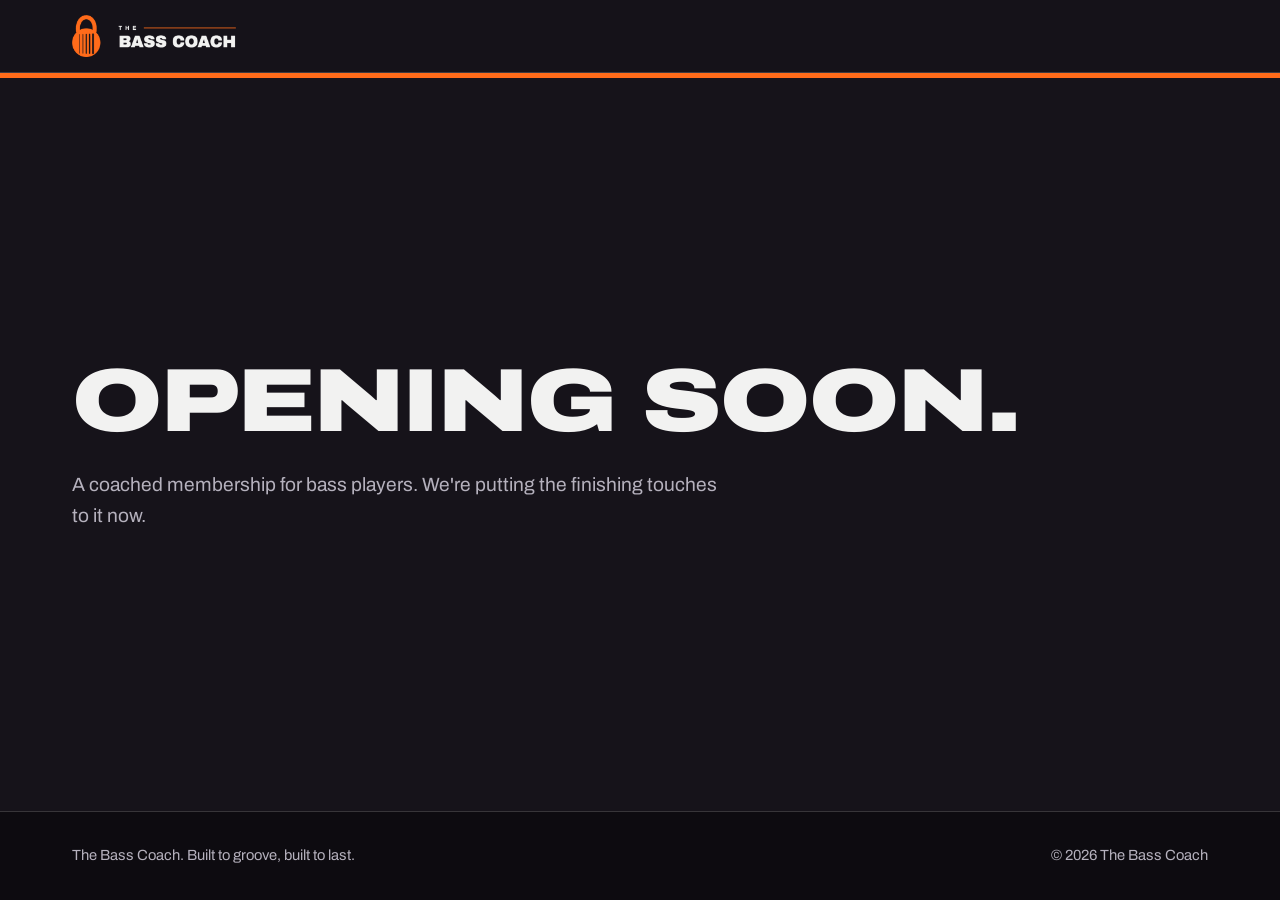
<file: index.html>
<!doctype html>
<html lang="en">
<head>
  <meta charset="utf-8">
  <meta name="viewport" content="width=device-width, initial-scale=1">
  <meta http-equiv="Content-Security-Policy" content="default-src 'none'; style-src 'self'; img-src 'self'; font-src 'self'; base-uri 'none'; form-action 'none'">
  <meta name="referrer" content="strict-origin-when-cross-origin">
  <meta name="robots" content="noindex">
  <title>The Bass Coach: opening soon</title>
  <meta name="description" content="The Bass Coach, a coached membership for bass players. Opening soon.">
  <meta name="theme-color" content="#16131A">
  <link rel="icon" href="favicon.png" type="image/png">
  <link rel="apple-touch-icon" href="apple-touch-icon.png">
  <link rel="preload" href="archivo.woff2" as="font" type="font/woff2" crossorigin>
  <link rel="stylesheet" href="styles.css?v=3">
</head>
<body class="soon">
  <header class="top">
    <div class="wrap top__row">
      <a class="mark" href="/">
        <img src="logo.png" alt="The Bass Coach" width="560" height="142">
      </a>
    </div>
  </header>
  <main class="soon__main">
    <div class="wrap">
      <h1 class="join__title">Opening soon.</h1>
      <p class="join__lead">A coached membership for bass players. We're putting the finishing touches to it now.</p>
    </div>
  </main>
  <footer class="foot">
    <div class="wrap foot__row">
      <p class="foot__line">The Bass Coach. Built to groove, built to last.</p>
      <p class="foot__links"><span>&copy; 2026 The Bass Coach</span></p>
    </div>
  </footer>
</body>
</html>
</file>
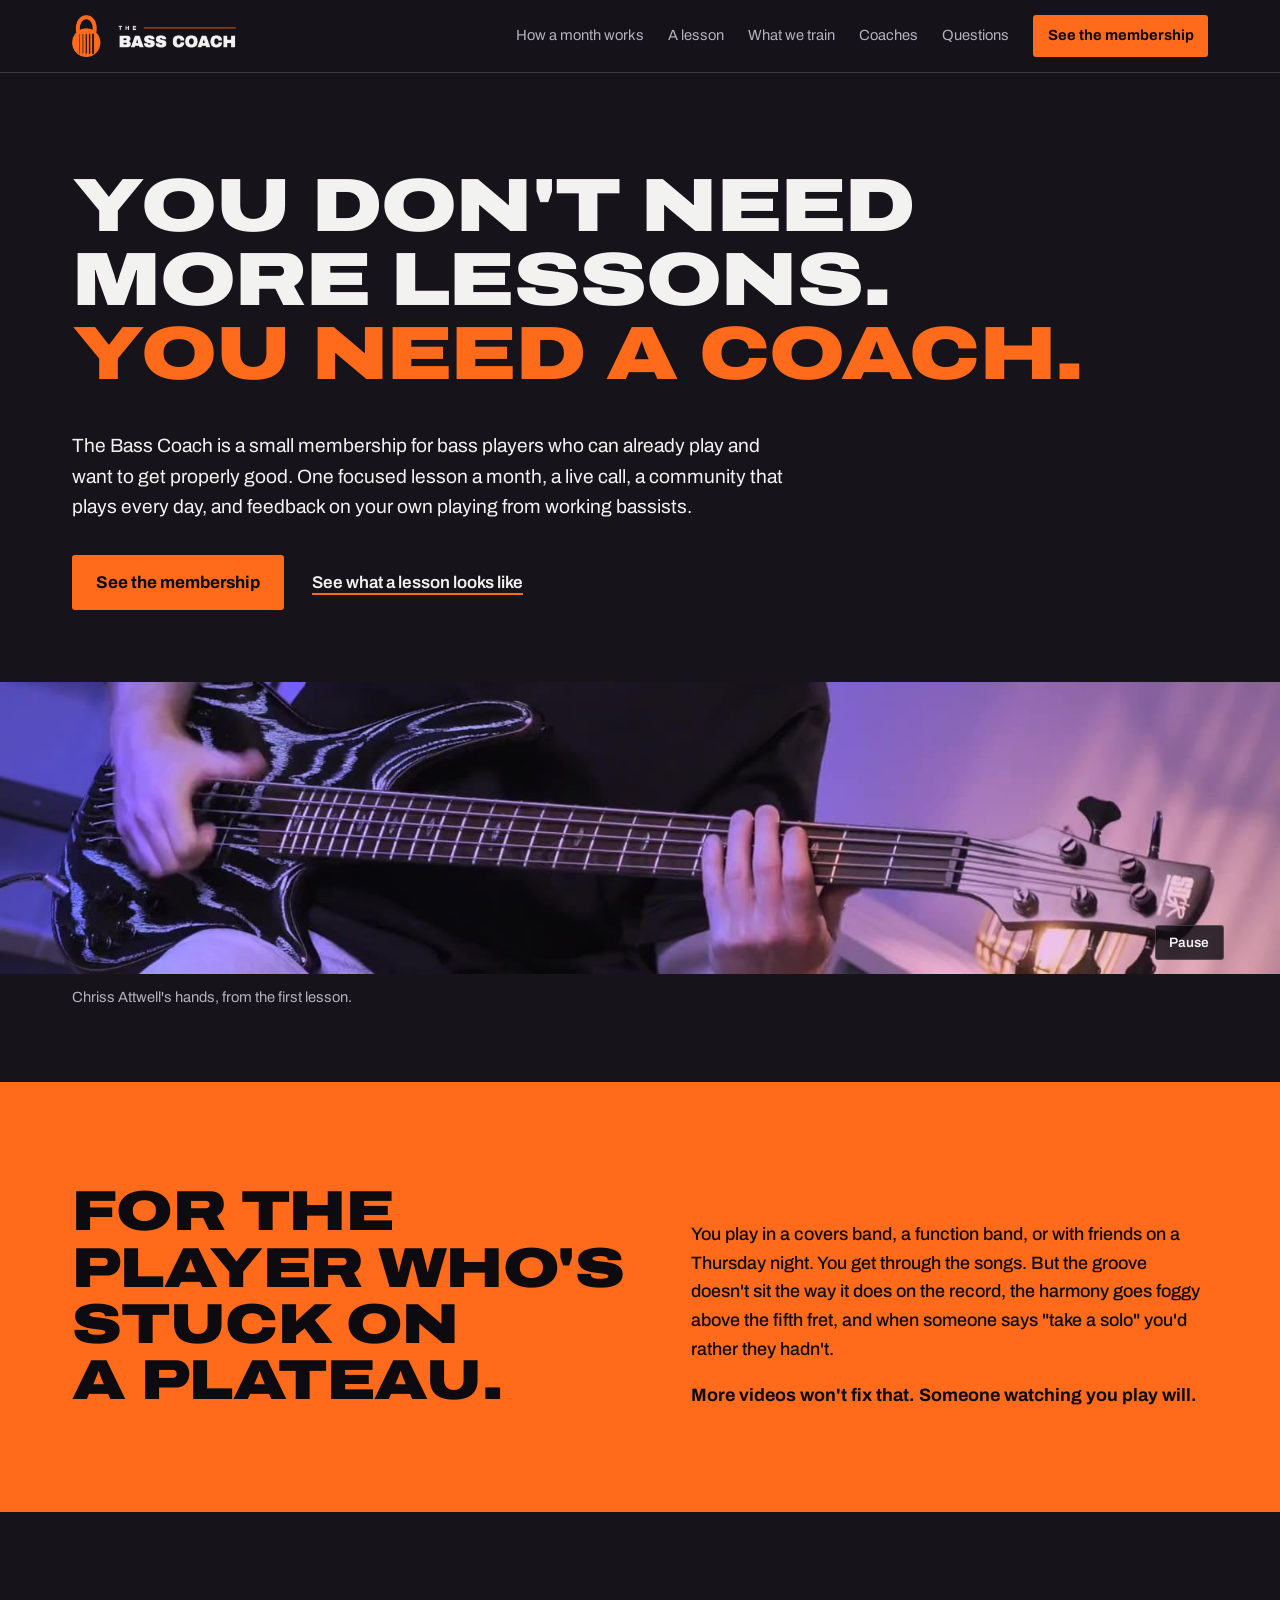
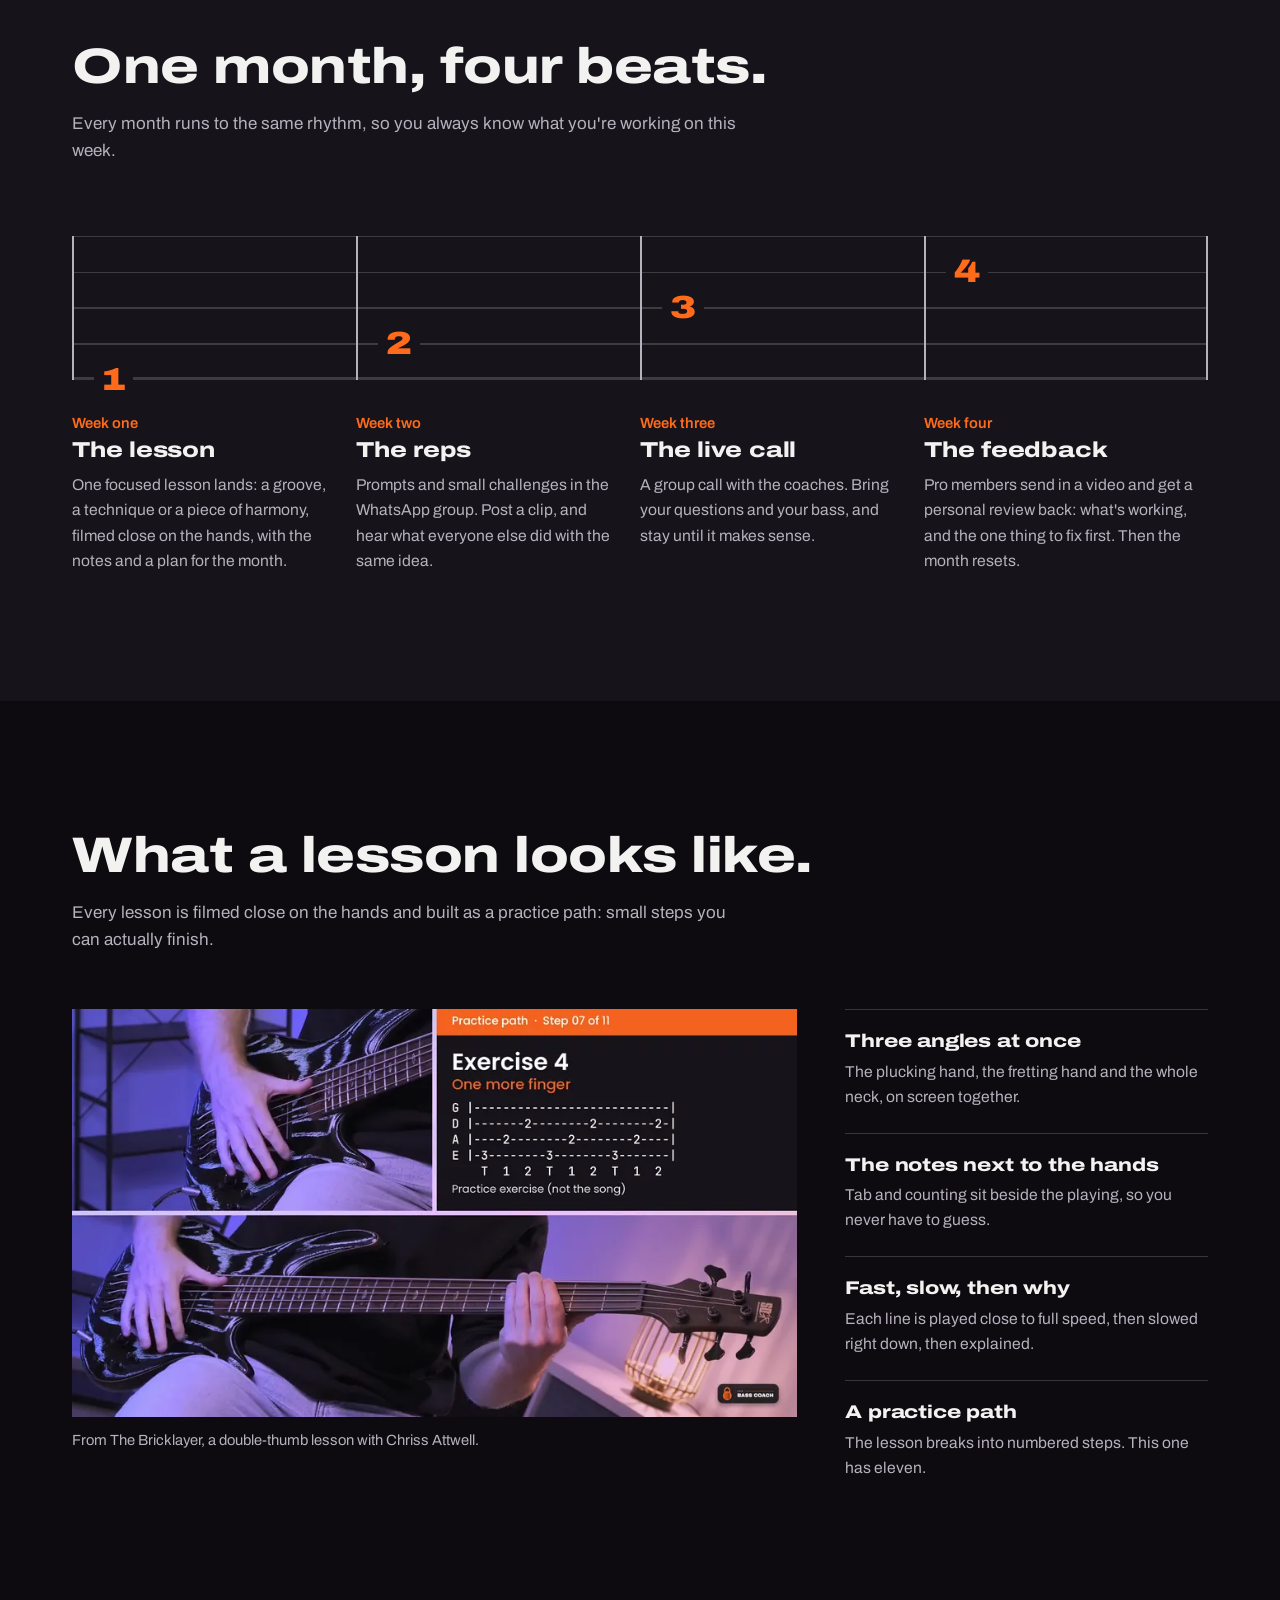
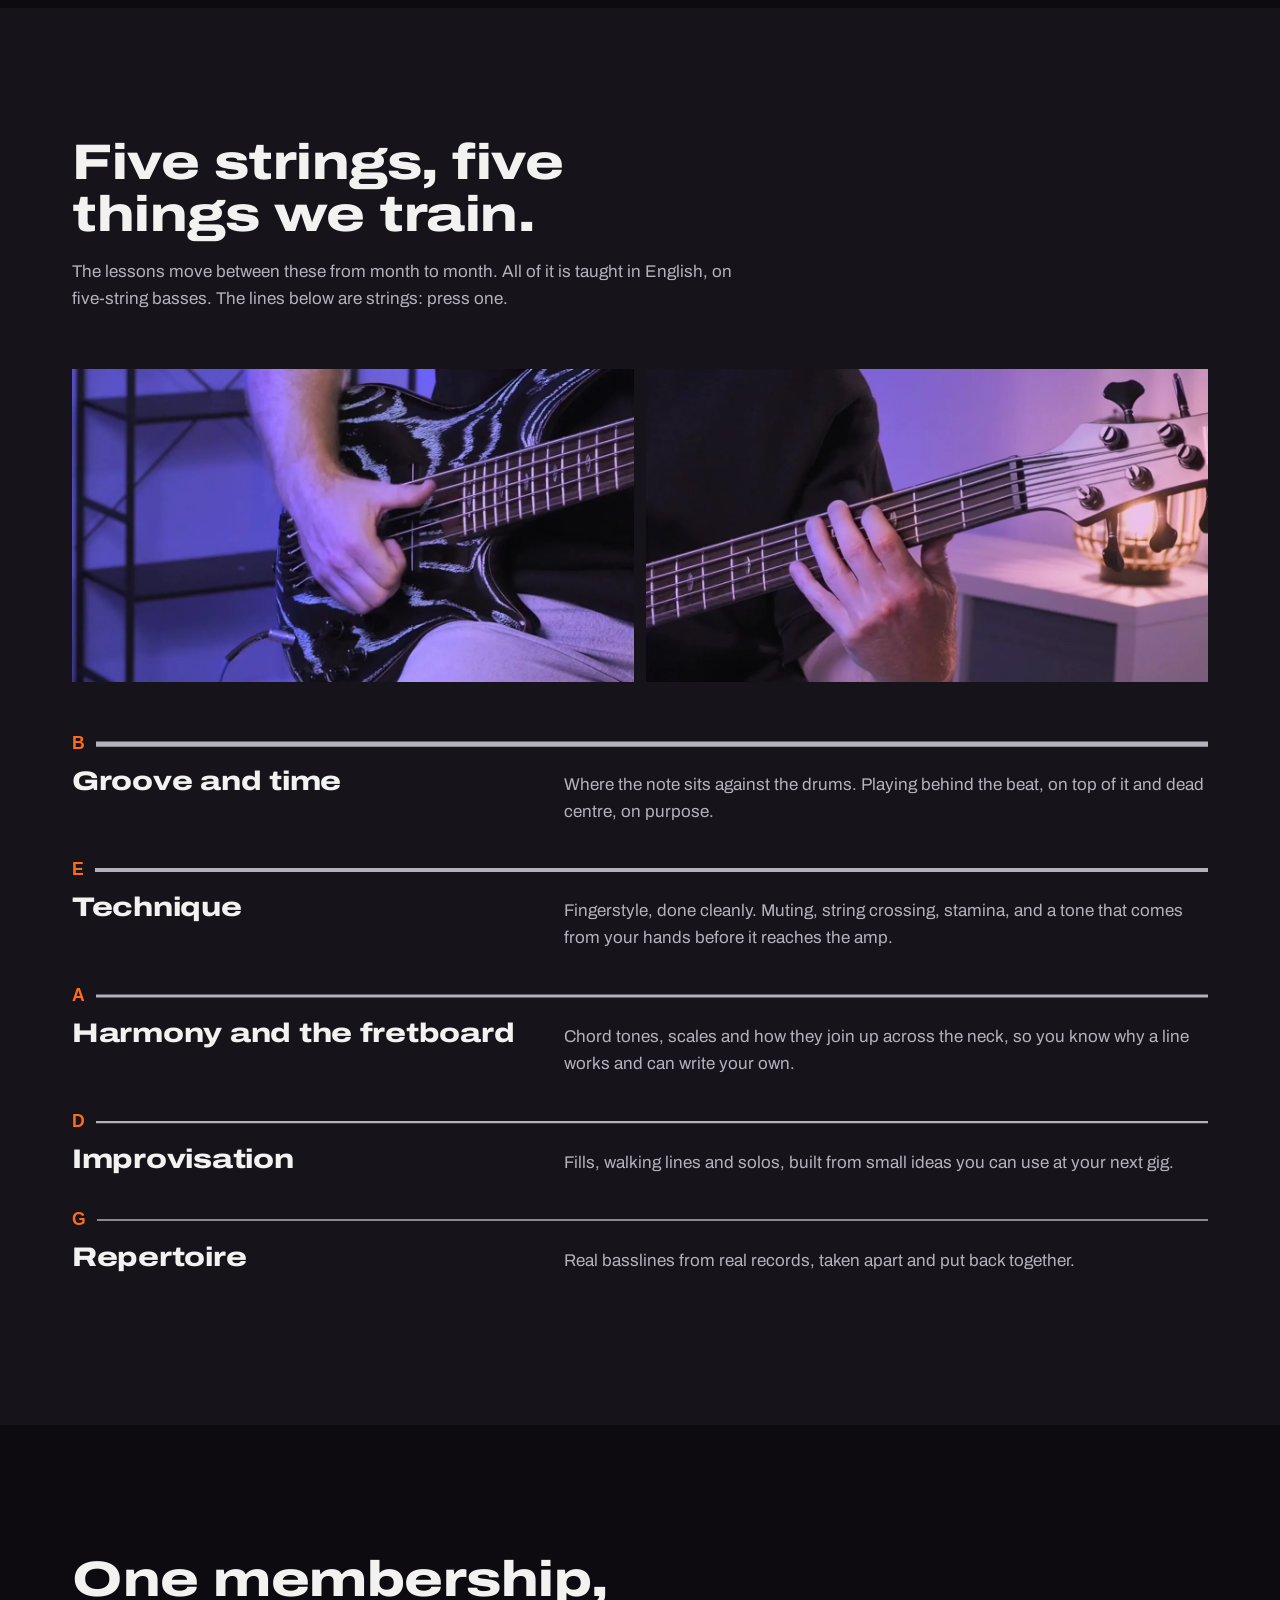
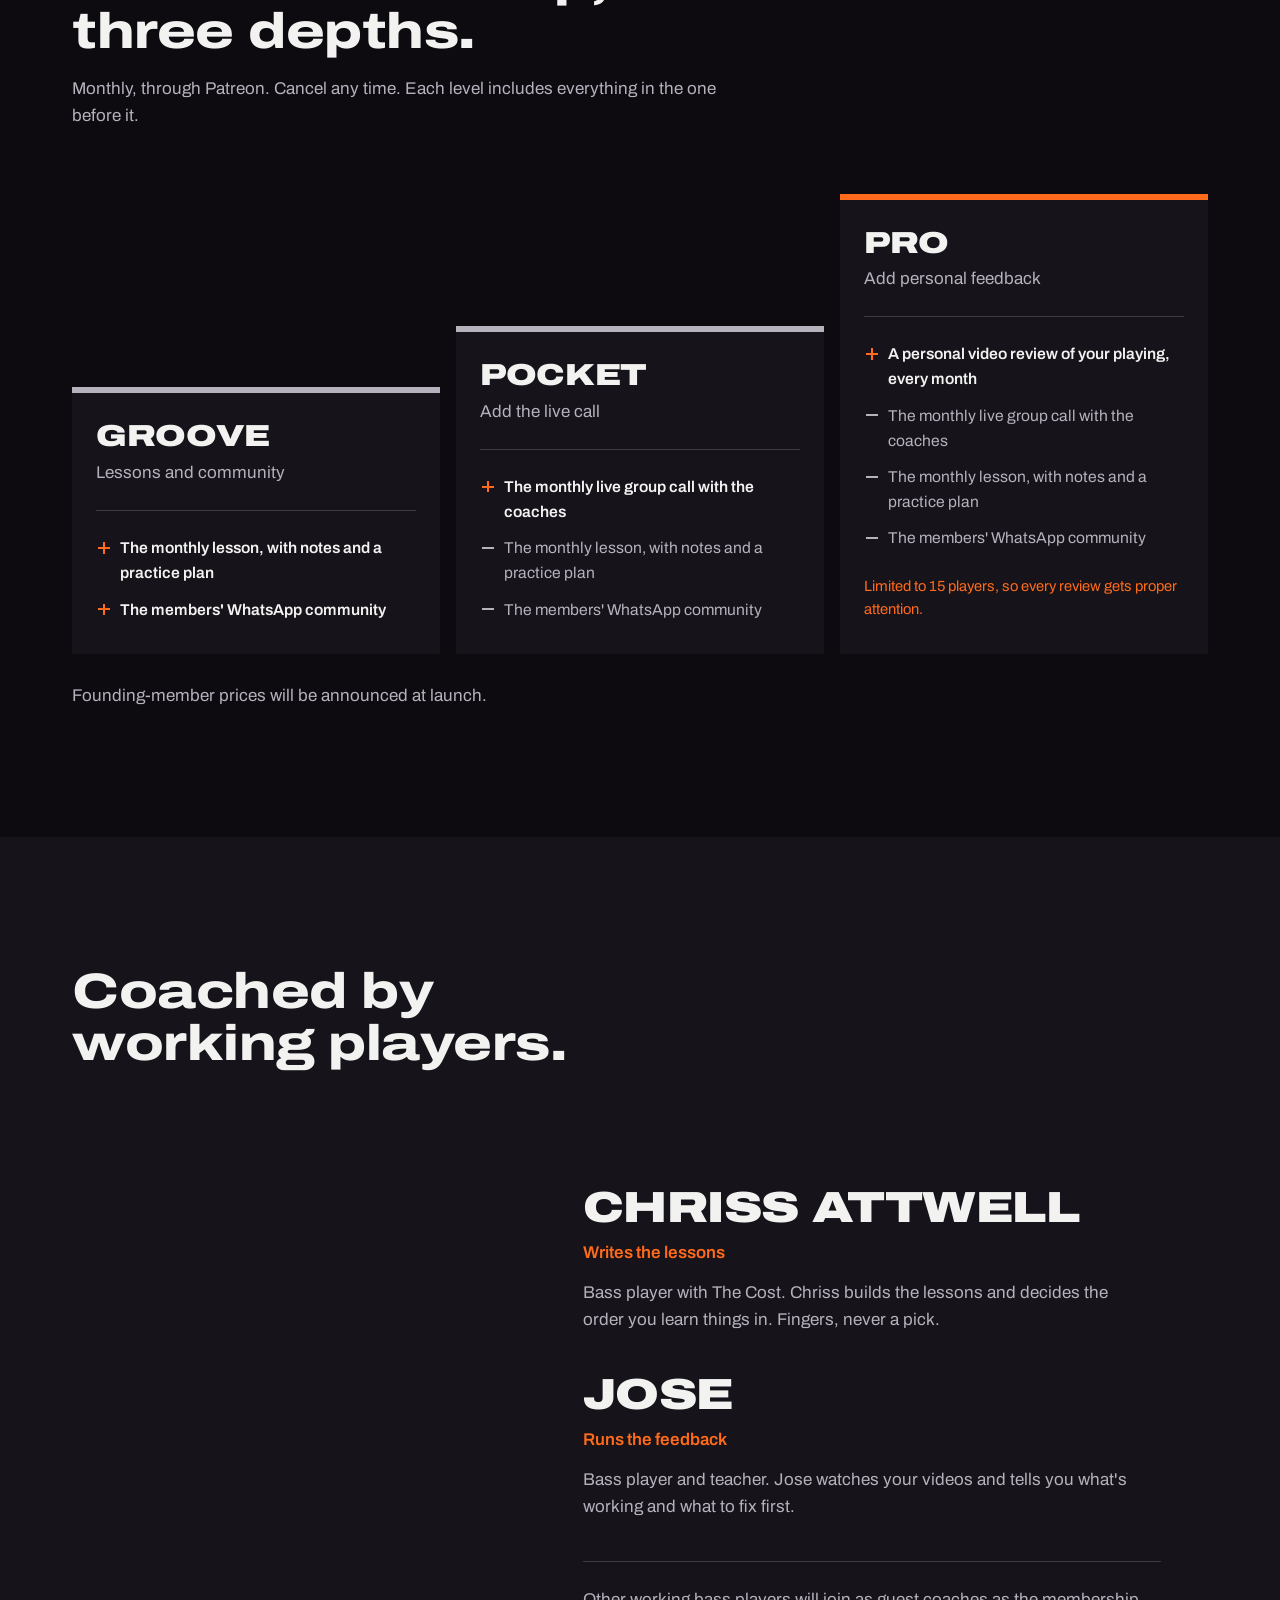
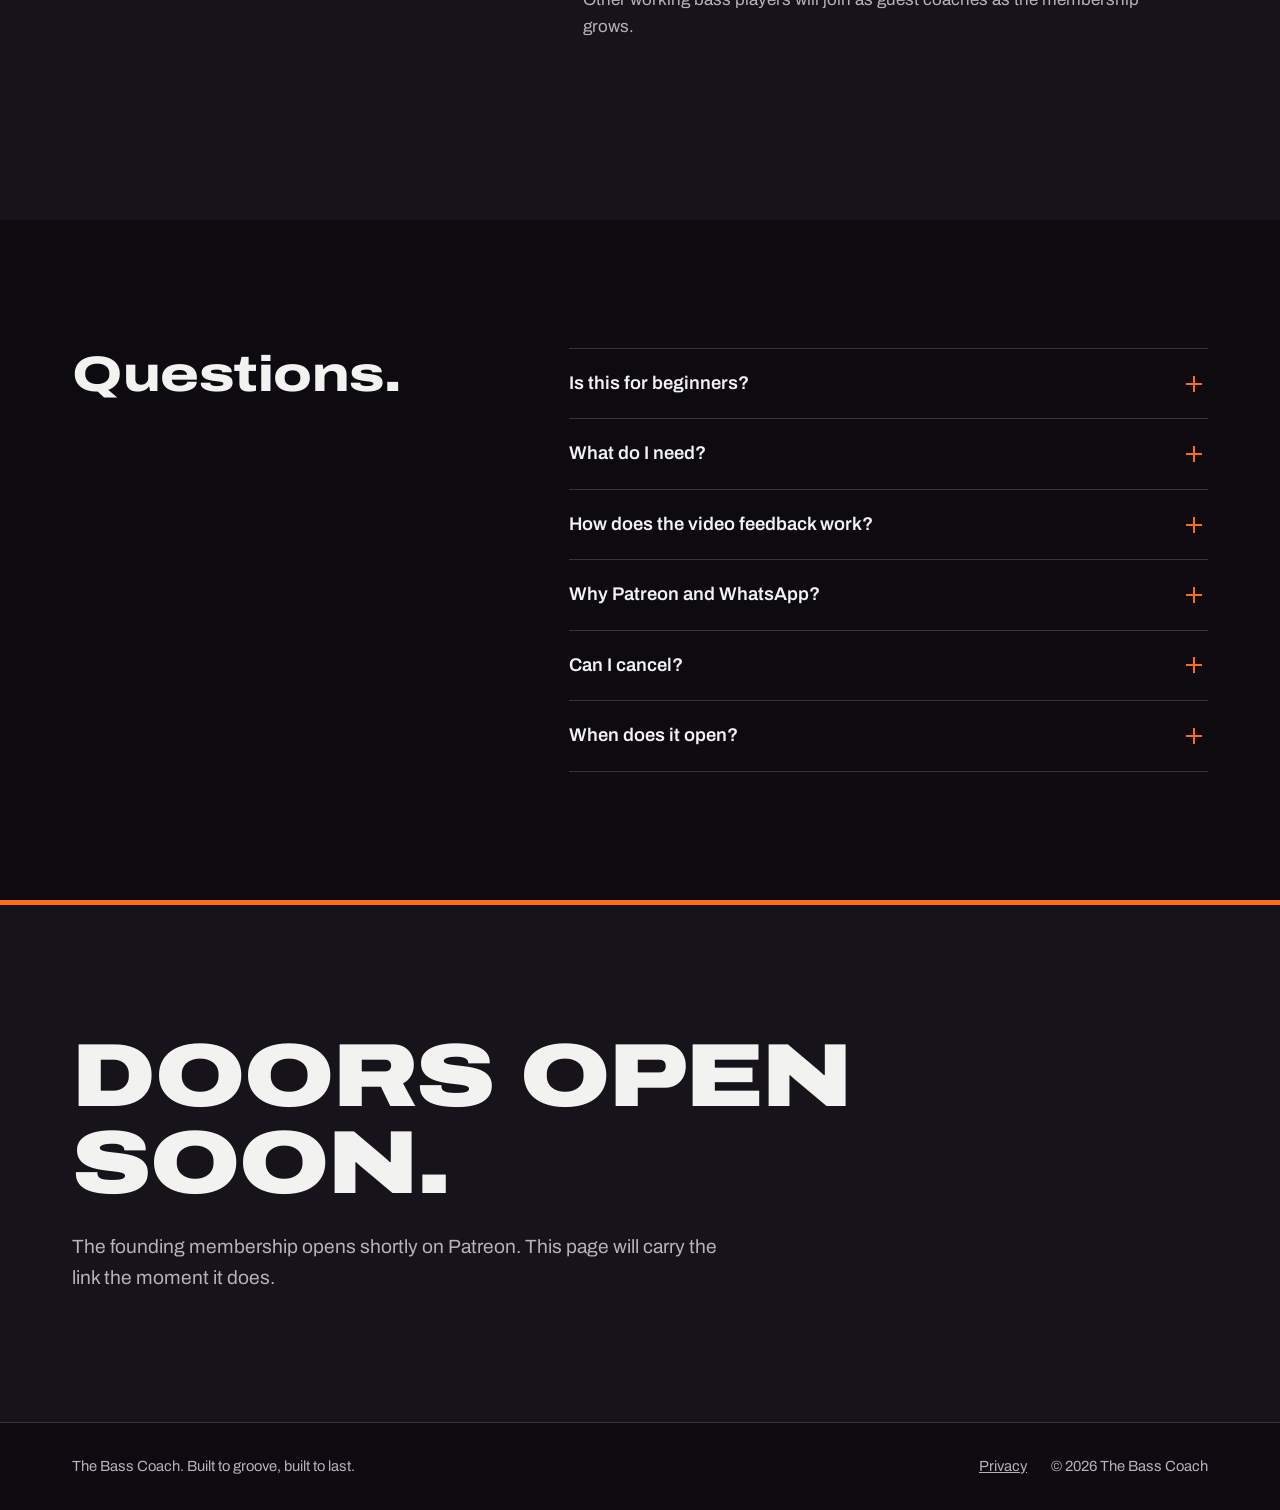
<file: preview-fhl5fj3v69ge.html>
<!doctype html>
<html lang="en">
<head>
  <meta charset="utf-8">
  <meta name="viewport" content="width=device-width, initial-scale=1">
  <meta http-equiv="Content-Security-Policy" content="default-src 'none'; script-src 'self'; style-src 'self'; img-src 'self'; media-src 'self'; font-src 'self'; base-uri 'none'; form-action 'none'">
  <meta name="referrer" content="no-referrer">
  <meta name="robots" content="noindex, nofollow">

  <title>The Bass Coach: a coached membership for bass players</title>
  <meta name="description" content="A small membership for bass players who can already play and want to get properly good. One focused lesson a month, a live call, a community that plays every day, and feedback on your own playing.">

  <meta property="og:type" content="website">
  <meta property="og:site_name" content="The Bass Coach">
  <meta property="og:title" content="You don't need more lessons. You need a coach.">
  <meta property="og:description" content="A small membership for bass players who can already play and want to get properly good.">
  <meta property="og:image" content="https://thebasscoachonline.com/og-image.jpg">
  <meta property="og:image:width" content="1200">
  <meta property="og:image:height" content="630">
  <meta name="twitter:card" content="summary_large_image">
  <meta name="theme-color" content="#16131A">

  <link rel="icon" href="favicon.png" type="image/png">
  <link rel="apple-touch-icon" href="apple-touch-icon.png">
  <link rel="preload" href="archivo.woff2" as="font" type="font/woff2" crossorigin>
  <link rel="stylesheet" href="styles.css?v=3">
  <script src="main.js?v=2" defer></script>
</head>
<body>
  <a class="skip" href="#main">Skip to content</a>

  <header class="top">
    <div class="wrap top__row">
      <a class="mark" href="#main">
        <img src="logo.png" alt="The Bass Coach" width="560" height="142">
      </a>
      <nav class="top__nav" aria-label="Main">
        <a href="#month">How a month works</a>
        <a href="#lesson">A lesson</a>
        <a href="#train">What we train</a>
        <a href="#coaches">Coaches</a>
        <a href="#questions">Questions</a>
      </nav>
      <a class="btn btn--small" href="#membership">See the membership</a>
    </div>
  </header>

  <main id="main">

    <section class="hero">
      <div class="wrap">
        <h1 class="hero__title">
          <span>You don't need more lessons.</span>
          <span>You need a coach.</span>
        </h1>
        <p class="hero__lead">The Bass Coach is a small membership for bass players who can already play and want to get properly good. One focused lesson a month, a live call, a community that plays every day, and feedback on your own playing from working bassists.</p>
        <p class="hero__actions">
          <a class="btn" href="#membership">See the membership</a>
          <a class="link" href="#lesson">See what a lesson looks like</a>
        </p>
      </div>

      <div class="reel">
        <video class="reel__video" muted loop playsinline preload="metadata" poster="hero-poster.jpg" width="1600" height="366" aria-label="Two hands playing a five-string bass, filmed close up">
          <source src="hero-loop.mp4" type="video/mp4">
        </video>
        <button class="reel__toggle" type="button" hidden>Pause</button>
      </div>
      <div class="wrap">
        <p class="reel__caption">Chriss Attwell's hands, from the first lesson.</p>
      </div>
    </section>

    <section class="plateau" aria-labelledby="plateau-title">
      <div class="wrap plateau__grid">
        <h2 id="plateau-title" class="plateau__title">For the player who's stuck on a plateau.</h2>
        <div class="plateau__body">
          <p>You play in a covers band, a function band, or with friends on a Thursday night. You get through the songs. But the groove doesn't sit the way it does on the record, the harmony goes foggy above the fifth fret, and when someone says "take a solo" you'd rather they hadn't.</p>
          <p>More videos won't fix that. Someone watching you play will.</p>
        </div>
      </div>
    </section>

    <section class="section" id="month" aria-labelledby="month-title">
      <div class="wrap">
        <h2 id="month-title" class="section__title">One month, four beats.</h2>
        <p class="section__lead">Every month runs to the same rhythm, so you always know what you're working on this week.</p>

        <ol class="bar">
          <li class="beat beat--1">
            <div class="beat__staff" aria-hidden="true"><span class="beat__note">1</span></div>
            <p class="beat__when">Week one</p>
            <h3 class="beat__what">The lesson</h3>
            <p>One focused lesson lands: a groove, a technique or a piece of harmony, filmed close on the hands, with the notes and a plan for the month.</p>
          </li>
          <li class="beat beat--2">
            <div class="beat__staff" aria-hidden="true"><span class="beat__note">2</span></div>
            <p class="beat__when">Week two</p>
            <h3 class="beat__what">The reps</h3>
            <p>Prompts and small challenges in the WhatsApp group. Post a clip, and hear what everyone else did with the same idea.</p>
          </li>
          <li class="beat beat--3">
            <div class="beat__staff" aria-hidden="true"><span class="beat__note">3</span></div>
            <p class="beat__when">Week three</p>
            <h3 class="beat__what">The live call</h3>
            <p>A group call with the coaches. Bring your questions and your bass, and stay until it makes sense.</p>
          </li>
          <li class="beat beat--4">
            <div class="beat__staff" aria-hidden="true"><span class="beat__note">4</span></div>
            <p class="beat__when">Week four</p>
            <h3 class="beat__what">The feedback</h3>
            <p>Pro members send in a video and get a personal review back: what's working, and the one thing to fix first. Then the month resets.</p>
          </li>
        </ol>
      </div>
    </section>

    <section class="section section--deep" id="lesson" aria-labelledby="lesson-title">
      <div class="wrap">
        <h2 id="lesson-title" class="section__title">What a lesson looks like.</h2>
        <p class="section__lead">Every lesson is filmed close on the hands and built as a practice path: small steps you can actually finish.</p>

        <div class="lesson">
          <figure class="lesson__shot">
            <img src="lesson.webp" srcset="lesson-880.webp 880w, lesson.webp 1600w" sizes="(min-width: 62rem) 60vw, 92vw" width="1600" height="900" loading="lazy" alt="A frame from a Bass Coach lesson. The plucking hand and the whole neck of a five-string bass are on screen, next to a card reading: Practice path, step 7 of 11. Exercise 4, one more finger, with four lines of tab.">
            <figcaption>From The Bricklayer, a double-thumb lesson with Chriss Attwell.</figcaption>
          </figure>
          <ul class="lesson__points">
            <li>
              <h3>Three angles at once</h3>
              <p>The plucking hand, the fretting hand and the whole neck, on screen together.</p>
            </li>
            <li>
              <h3>The notes next to the hands</h3>
              <p>Tab and counting sit beside the playing, so you never have to guess.</p>
            </li>
            <li>
              <h3>Fast, slow, then why</h3>
              <p>Each line is played close to full speed, then slowed right down, then explained.</p>
            </li>
            <li>
              <h3>A practice path</h3>
              <p>The lesson breaks into numbered steps. This one has eleven.</p>
            </li>
          </ul>
        </div>
      </div>
    </section>

    <section class="section" id="train" aria-labelledby="train-title">
      <div class="wrap">
        <h2 id="train-title" class="section__title">Five strings, five things we train.</h2>
        <p class="section__lead">The lessons move between these from month to month. All of it is taught in English, on five-string basses. The lines below are strings: press one.</p>

        <div class="hands">
          <img src="pluck.webp" width="1200" height="670" loading="lazy" alt="Close-up of the plucking hand, thumb on the low strings of a five-string bass.">
          <img src="fret.webp" width="1200" height="670" loading="lazy" alt="Close-up of the fretting hand near the headstock of a five-string bass.">
        </div>

        <ul class="train">
          <li class="train__row">
            <button class="string string--b" type="button" data-freq="30.87" data-speed="38" aria-label="Play the open B string">
              <span class="string__name" aria-hidden="true">B</span>
              <svg viewBox="0 0 1000 40" preserveAspectRatio="none" aria-hidden="true" focusable="false"><path d="M0 20 L1000 20"/></svg>
            </button>
            <div class="train__text">
              <h3>Groove and time</h3>
              <p>Where the note sits against the drums. Playing behind the beat, on top of it and dead centre, on purpose.</p>
            </div>
          </li>
          <li class="train__row">
            <button class="string string--e" type="button" data-freq="41.20" data-speed="46" aria-label="Play the open E string">
              <span class="string__name" aria-hidden="true">E</span>
              <svg viewBox="0 0 1000 40" preserveAspectRatio="none" aria-hidden="true" focusable="false"><path d="M0 20 L1000 20"/></svg>
            </button>
            <div class="train__text">
              <h3>Technique</h3>
              <p>Fingerstyle, done cleanly. Muting, string crossing, stamina, and a tone that comes from your hands before it reaches the amp.</p>
            </div>
          </li>
          <li class="train__row">
            <button class="string string--a" type="button" data-freq="55.00" data-speed="54" aria-label="Play the open A string">
              <span class="string__name" aria-hidden="true">A</span>
              <svg viewBox="0 0 1000 40" preserveAspectRatio="none" aria-hidden="true" focusable="false"><path d="M0 20 L1000 20"/></svg>
            </button>
            <div class="train__text">
              <h3>Harmony and the fretboard</h3>
              <p>Chord tones, scales and how they join up across the neck, so you know why a line works and can write your own.</p>
            </div>
          </li>
          <li class="train__row">
            <button class="string string--d" type="button" data-freq="73.42" data-speed="64" aria-label="Play the open D string">
              <span class="string__name" aria-hidden="true">D</span>
              <svg viewBox="0 0 1000 40" preserveAspectRatio="none" aria-hidden="true" focusable="false"><path d="M0 20 L1000 20"/></svg>
            </button>
            <div class="train__text">
              <h3>Improvisation</h3>
              <p>Fills, walking lines and solos, built from small ideas you can use at your next gig.</p>
            </div>
          </li>
          <li class="train__row">
            <button class="string string--g" type="button" data-freq="98.00" data-speed="74" aria-label="Play the open G string">
              <span class="string__name" aria-hidden="true">G</span>
              <svg viewBox="0 0 1000 40" preserveAspectRatio="none" aria-hidden="true" focusable="false"><path d="M0 20 L1000 20"/></svg>
            </button>
            <div class="train__text">
              <h3>Repertoire</h3>
              <p>Real basslines from real records, taken apart and put back together.</p>
            </div>
          </li>
        </ul>
      </div>
    </section>

    <section class="section section--deep" id="membership" aria-labelledby="membership-title">
      <div class="wrap">
        <h2 id="membership-title" class="section__title">One membership, three depths.</h2>
        <p class="section__lead">Monthly, through Patreon. Cancel any time. Each level includes everything in the one before it.</p>

        <ol class="depths">
          <li class="depth">
            <h3 class="depth__name">Groove</h3>
            <p class="depth__sum">Lessons and community</p>
            <ul class="depth__list">
              <li class="is-new">The monthly lesson, with notes and a practice plan</li>
              <li class="is-new">The members' WhatsApp community</li>
            </ul>
          </li>
          <li class="depth">
            <h3 class="depth__name">Pocket</h3>
            <p class="depth__sum">Add the live call</p>
            <ul class="depth__list">
              <li class="is-new">The monthly live group call with the coaches</li>
              <li>The monthly lesson, with notes and a practice plan</li>
              <li>The members' WhatsApp community</li>
            </ul>
          </li>
          <li class="depth depth--pro">
            <h3 class="depth__name">Pro</h3>
            <p class="depth__sum">Add personal feedback</p>
            <ul class="depth__list">
              <li class="is-new">A personal video review of your playing, every month</li>
              <li>The monthly live group call with the coaches</li>
              <li>The monthly lesson, with notes and a practice plan</li>
              <li>The members' WhatsApp community</li>
            </ul>
            <p class="depth__cap">Limited to 15 players, so every review gets proper attention.</p>
          </li>
        </ol>
        <p class="depths__note">Founding-member prices will be announced at launch.</p>
      </div>
    </section>

    <section class="section" id="coaches" aria-labelledby="coaches-title">
      <div class="wrap">
        <h2 id="coaches-title" class="section__title">Coached by working players.</h2>
        <div class="coaches">
          <figure class="coaches__photo">
            <img src="chriss.webp" srcset="chriss-480.webp 480w, chriss.webp 960w" sizes="(min-width: 56rem) 36vw, 92vw" width="960" height="1200" loading="lazy" alt="Chriss Attwell sitting with his five-string bass.">
          </figure>
          <div class="coaches__bios">
            <article class="coach">
              <h3 class="coach__name">Chriss Attwell</h3>
              <p class="coach__role">Writes the lessons</p>
              <p>Bass player with The Cost. Chriss builds the lessons and decides the order you learn things in. Fingers, never a pick.</p>
            </article>
            <article class="coach">
              <h3 class="coach__name">Jose</h3>
              <p class="coach__role">Runs the feedback</p>
              <p>Bass player and teacher. Jose watches your videos and tells you what's working and what to fix first.</p>
            </article>
            <p class="coaches__guests">Other working bass players will join as guest coaches as the membership grows.</p>
          </div>
        </div>
      </div>
    </section>

    <section class="section section--deep" id="questions" aria-labelledby="questions-title">
      <div class="wrap questions">
        <h2 id="questions-title" class="section__title">Questions.</h2>
        <div class="faq">
          <details>
            <summary>Is this for beginners?</summary>
            <p>Not yet. It's built for intermediate and advanced players: people who can already get through songs and want to go deeper. If you've just bought your first bass, get a few months of playing in first.</p>
          </details>
          <details>
            <summary>What do I need?</summary>
            <p>A bass, something to play along to, and a phone. You'll use the phone to watch the lessons, join the WhatsApp group and, on Pro, film yourself for feedback.</p>
          </details>
          <details>
            <summary>How does the video feedback work?</summary>
            <p>On Pro, you send in a video of yourself playing each month. A coach watches it and sends back a personal video review. Places are capped at 15 so nobody gets a rushed one.</p>
          </details>
          <details>
            <summary>Why Patreon and WhatsApp?</summary>
            <p>Because you probably use them already. Patreon handles the membership and the payments, so we never see your card details. WhatsApp is where the community lives.</p>
          </details>
          <details>
            <summary>Can I cancel?</summary>
            <p>Yes. It's monthly, and you can cancel any time from your Patreon account.</p>
          </details>
          <details>
            <summary>When does it open?</summary>
            <p>Soon. The founding membership will open on Patreon, and this page will carry the link when it does.</p>
          </details>
        </div>
      </div>
    </section>

    <section class="join" id="join" aria-labelledby="join-title">
      <div class="wrap">
        <h2 id="join-title" class="join__title">Doors open soon.</h2>
        <p class="join__lead">The founding membership opens shortly on Patreon. This page will carry the link the moment it does.</p>
      </div>
    </section>

  </main>

  <footer class="foot">
    <div class="wrap foot__row">
      <p class="foot__line">The Bass Coach. Built to groove, built to last.</p>
      <p class="foot__links"><a href="privacy.html">Privacy</a><span>&copy; 2026 The Bass Coach</span></p>
    </div>
  </footer>
</body>
</html>
</file>
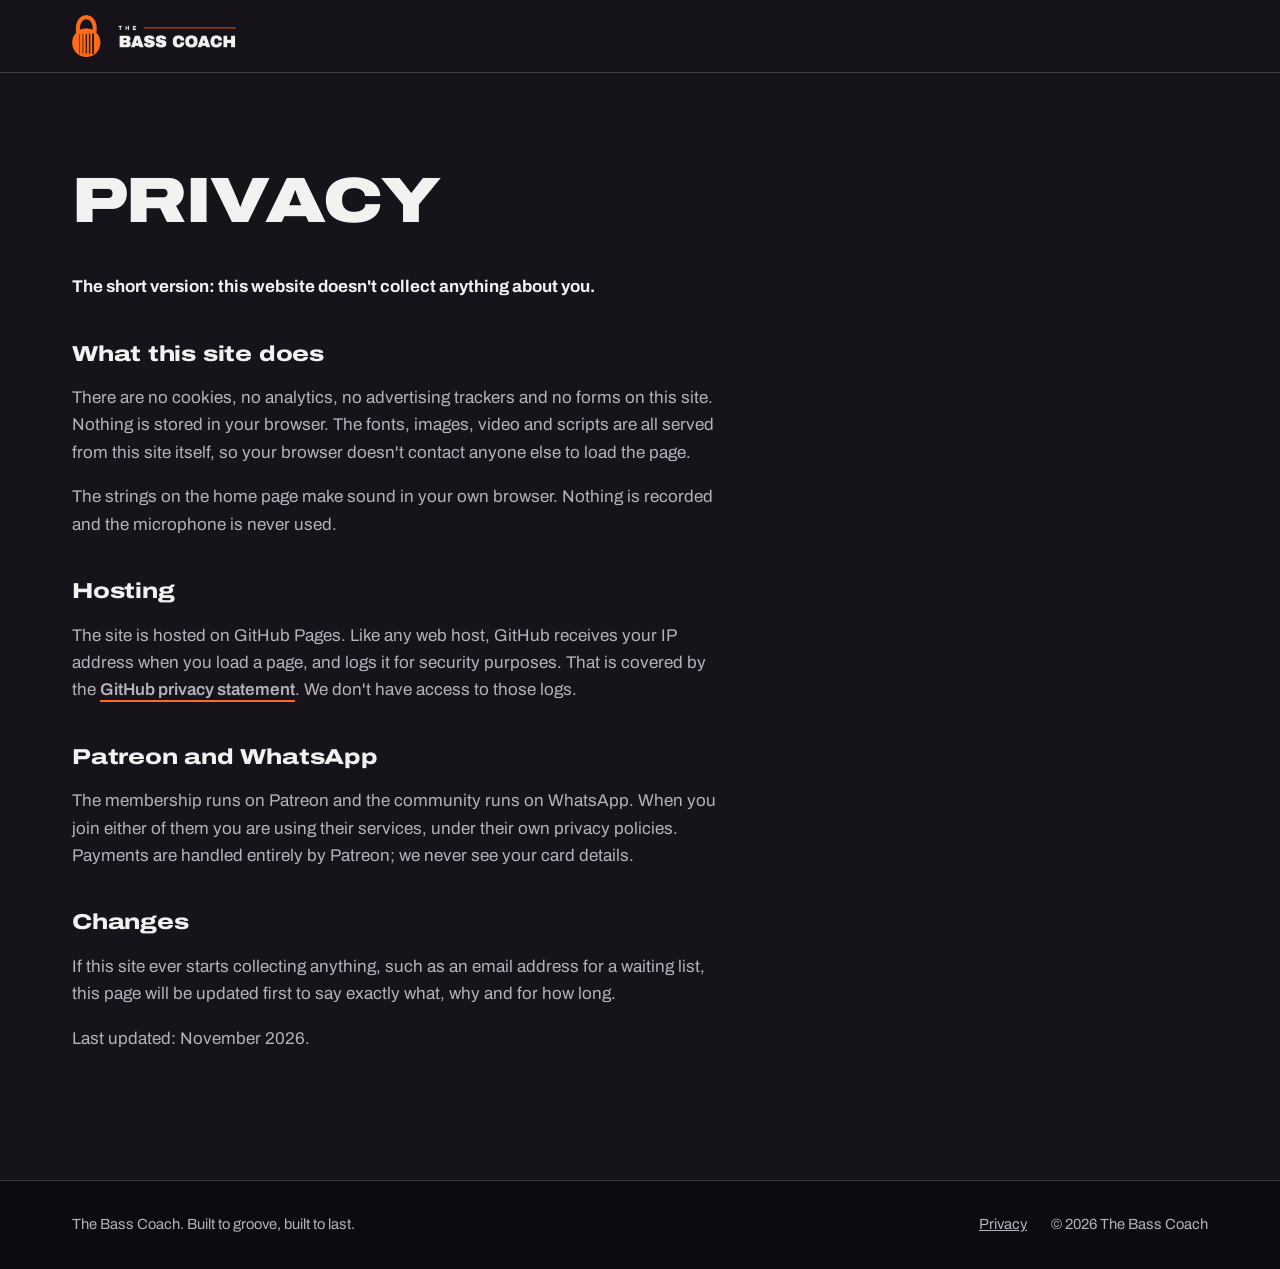
<file: privacy.html>
<!doctype html>
<html lang="en">
<head>
  <meta charset="utf-8">
  <meta name="viewport" content="width=device-width, initial-scale=1">
  <meta http-equiv="Content-Security-Policy" content="default-src 'none'; style-src 'self'; img-src 'self'; font-src 'self'; base-uri 'none'; form-action 'none'">
  <meta name="referrer" content="strict-origin-when-cross-origin">
  <meta name="robots" content="noindex">
  <title>Privacy | The Bass Coach</title>
  <meta name="description" content="What this website does and does not collect about you. Short version: nothing.">
  <link rel="canonical" href="https://thebasscoachonline.com/privacy.html">
  <meta name="theme-color" content="#16131A">
  <link rel="icon" href="/favicon.png" type="image/png">
  <link rel="apple-touch-icon" href="/apple-touch-icon.png">
  <link rel="stylesheet" href="/styles.css?v=3">
</head>
<body>
  <a class="skip" href="#main">Skip to content</a>
  <header class="top">
    <div class="wrap top__row">
      <a class="mark" href="/">
        <img src="/logo.png" alt="The Bass Coach" width="560" height="142">
      </a>
    </div>
  </header>

  <main id="main" class="page">
    <div class="wrap">
      <h1 class="page__title">Privacy</h1>
      <div class="page__body">
        <p><strong>The short version: this website doesn't collect anything about you.</strong></p>

        <h2>What this site does</h2>
        <p>There are no cookies, no analytics, no advertising trackers and no forms on this site. Nothing is stored in your browser. The fonts, images, video and scripts are all served from this site itself, so your browser doesn't contact anyone else to load the page.</p>
        <p>The strings on the home page make sound in your own browser. Nothing is recorded and the microphone is never used.</p>

        <h2>Hosting</h2>
        <p>The site is hosted on GitHub Pages. Like any web host, GitHub receives your IP address when you load a page, and logs it for security purposes. That is covered by the <a class="link" href="https://docs.github.com/en/site-policy/privacy-policies/github-general-privacy-statement" rel="noopener noreferrer">GitHub privacy statement</a>. We don't have access to those logs.</p>

        <h2>Patreon and WhatsApp</h2>
        <p>The membership runs on Patreon and the community runs on WhatsApp. When you join either of them you are using their services, under their own privacy policies. Payments are handled entirely by Patreon; we never see your card details.</p>

        <h2>Changes</h2>
        <p>If this site ever starts collecting anything, such as an email address for a waiting list, this page will be updated first to say exactly what, why and for how long.</p>
        <p>Last updated: November 2026.</p>
      </div>
    </div>
  </main>

  <footer class="foot">
    <div class="wrap foot__row">
      <p class="foot__line">The Bass Coach. Built to groove, built to last.</p>
      <p class="foot__links"><a href="/privacy.html">Privacy</a><span>&copy; 2026 The Bass Coach</span></p>
    </div>
  </footer>
</body>
</html>
</file>
<file: styles.css>
/* The Bass Coach
   Colours and type follow the logo and the lesson videos:
   brand orange, the near-black of the lesson cards, and a wide heavy sans for display. */

@font-face {
  font-family: "Archivo";
  src: url("archivo.woff2") format("woff2");
  font-weight: 100 900;
  font-stretch: 62% 125%;
  font-style: normal;
  font-display: swap;
}

:root {
  --ink: #16131a;
  --deep: #0d0b10;
  --orange: #ff6b1a;
  --paper: #f2f2f1;
  --mute: #b5b1bd;
  --line: rgba(242, 242, 241, 0.18);

  --font: "Archivo", system-ui, -apple-system, "Segoe UI", Roboto, sans-serif;

  --pad: clamp(1.25rem, 4.5vw, 3.5rem);
  --gap: clamp(4.5rem, 10vw, 8.5rem);
}

*,
*::before,
*::after {
  box-sizing: border-box;
}

html {
  scroll-behavior: smooth;
  scroll-padding-top: 5rem;
  -webkit-text-size-adjust: 100%;
}

body {
  margin: 0;
  background: var(--ink);
  color: var(--paper);
  font-family: var(--font);
  font-size: 1.0625rem;
  line-height: 1.6;
  -webkit-font-smoothing: antialiased;
}

h1,
h2,
h3,
p,
ol,
ul,
figure {
  margin: 0;
}

ol,
ul {
  padding: 0;
  list-style: none;
}

a {
  color: inherit;
}

img,
video {
  max-width: 100%;
}

:focus-visible {
  outline: 3px solid var(--orange);
  outline-offset: 3px;
}

/* The wide display voice, taken from the logo's wordmark */
.hero__title,
.plateau__title,
.section__title,
.join__title,
.beat__what,
.beat__note,
.train__text h3,
.string__name,
.depth__name,
.coach__name,
.lesson__points h3,
.page__title,
.page__body h2 {
  font-stretch: 125%;
  font-weight: 800;
  letter-spacing: -0.01em;
}

.wrap {
  width: 100%;
  max-width: 78rem;
  margin-inline: auto;
  padding-inline: var(--pad);
}

.skip {
  position: absolute;
  left: 1rem;
  top: -4rem;
  z-index: 20;
  padding: 0.6rem 1rem;
  background: var(--orange);
  color: var(--deep);
  font-weight: 600;
}

.skip:focus {
  top: 1rem;
}

/* Buttons and links */

.btn {
  display: inline-block;
  padding: 0.85rem 1.5rem;
  background: var(--orange);
  color: var(--deep);
  font-weight: 700;
  text-decoration: none;
  border-radius: 3px;
  transition: background-color 0.15s ease;
}

.btn:hover {
  background: var(--paper);
}

.btn--small {
  padding: 0.55rem 0.9rem;
  font-size: 0.92rem;
  white-space: nowrap;
}

.link {
  font-weight: 600;
  text-decoration: underline;
  text-decoration-color: var(--orange);
  text-decoration-thickness: 2px;
  text-underline-offset: 0.3em;
}

.link:hover {
  color: var(--orange);
}

/* Header */

.top {
  position: sticky;
  top: 0;
  z-index: 10;
  background: rgba(22, 19, 26, 0.93);
  -webkit-backdrop-filter: blur(8px);
  backdrop-filter: blur(8px);
  border-bottom: 1px solid var(--line);
}

.top__row {
  display: flex;
  align-items: center;
  gap: clamp(0.75rem, 2vw, 1.5rem);
  min-height: 4.5rem;
}

.mark {
  display: block;
  margin-right: auto;
  flex: none;
}

.mark img {
  display: block;
  width: auto;
  height: clamp(2rem, 7.5vw, 2.6rem);
}

.top__nav {
  display: none;
  gap: 1.5rem;
  font-size: 0.92rem;
}

.top__nav a {
  color: var(--mute);
  text-decoration: none;
}

.top__nav a:hover {
  color: var(--paper);
}

@media (min-width: 66rem) {
  .top__nav {
    display: flex;
  }
}

/* Hero */

.hero {
  padding-top: clamp(2.75rem, 8vw, 6rem);
  padding-bottom: clamp(2.5rem, 6vw, 4.5rem);
}

.hero__title {
  font-weight: 900;
  font-size: clamp(2rem, 5.9vw, 5.3rem);
  line-height: 0.98;
  text-transform: uppercase;
  text-wrap: balance;
}

.hero__title span {
  display: block;
}

.hero__title span + span {
  color: var(--orange);
}

.hero__lead {
  max-width: 38em;
  margin-top: clamp(1.5rem, 3.5vw, 2.5rem);
  font-size: clamp(1.0625rem, 1.5vw, 1.3rem);
}

.hero__actions {
  display: flex;
  flex-wrap: wrap;
  align-items: center;
  gap: 1rem 1.75rem;
  margin-top: 2rem;
}

/* The reel: real footage from the lessons */

.reel {
  position: relative;
  margin-top: clamp(2.5rem, 6vw, 4.5rem);
  background: var(--deep);
}

.reel__video {
  display: block;
  width: 100%;
  height: auto;
  aspect-ratio: 1600 / 366;
  object-fit: cover;
}

.reel__toggle {
  position: absolute;
  right: var(--pad);
  bottom: 0.9rem;
  padding: 0.35rem 0.85rem;
  background: rgba(13, 11, 16, 0.8);
  color: var(--paper);
  border: 1px solid var(--line);
  border-radius: 3px;
  font: inherit;
  font-size: 0.85rem;
  font-weight: 600;
  cursor: pointer;
}

.reel__toggle:hover {
  border-color: var(--orange);
}

.reel__caption {
  margin-top: 0.75rem;
  color: var(--mute);
  font-size: 0.92rem;
}

@media (max-width: 48rem) {
  .reel__video {
    aspect-ratio: auto;
    height: 52vw;
    object-position: 20% 50%;
  }
}

/* Who it's for: the one loud block on the page */

.plateau {
  background: var(--orange);
  color: var(--deep);
  padding-block: clamp(3.5rem, 8vw, 6.5rem);
}

.plateau__grid {
  display: grid;
  gap: clamp(1.5rem, 4vw, 4rem);
}

.plateau__title {
  font-weight: 900;
  font-size: clamp(1.8rem, 4.4vw, 3.75rem);
  line-height: 1;
  text-transform: uppercase;
  text-wrap: balance;
}

.plateau__body {
  display: grid;
  gap: 1.1rem;
  align-content: start;
  font-size: clamp(1.0625rem, 1.4vw, 1.25rem);
  font-weight: 500;
}

.plateau__body p:last-child {
  font-weight: 700;
}

@media (min-width: 56rem) {
  .plateau__grid {
    grid-template-columns: 1.1fr 1fr;
    align-items: end;
  }
}

/* Shared section rhythm */

.section {
  padding-block: var(--gap);
}

.section--deep {
  background: var(--deep);
}

.section__title {
  font-size: clamp(1.75rem, 3.9vw, 3.25rem);
  line-height: 1.05;
  max-width: 20ch;
  text-wrap: balance;
}

.section__lead {
  max-width: 40em;
  margin-top: 1.1rem;
  color: var(--mute);
}

/* The month, written as one bar of tab */

.bar {
  display: grid;
  margin-top: clamp(2.5rem, 6vw, 4.5rem);
}

.beat {
  padding-block: 1.5rem;
  border-top: 1px solid var(--line);
}

.beat__staff {
  display: none;
}

.beat__when {
  color: var(--orange);
  font-weight: 600;
  font-size: 0.92rem;
}

.beat__what {
  margin-top: 0.2rem;
  margin-bottom: 0.6rem;
  font-size: 1.35rem;
  line-height: 1.1;
}

.beat p:last-child {
  color: var(--mute);
  font-size: 0.98rem;
  max-width: 34em;
}

@media (min-width: 56rem) {
  .bar {
    grid-template-columns: repeat(4, 1fr);
  }

  .beat {
    padding: 0 1.5rem 0 0;
    border-top: 0;
  }

  .beat__staff {
    position: relative;
    display: block;
    height: 9rem;
    margin: 0 -1.5rem 2rem 0;
    border-left: 2px solid var(--mute);
    background:
      linear-gradient(var(--line), var(--line)) 0 0 / 100% 1px no-repeat,
      linear-gradient(var(--line), var(--line)) 0 25% / 100% 1px no-repeat,
      linear-gradient(var(--line), var(--line)) 0 50% / 100% 2px no-repeat,
      linear-gradient(var(--line), var(--line)) 0 75% / 100% 2px no-repeat,
      linear-gradient(var(--line), var(--line)) 0 100% / 100% 3px no-repeat;
  }

  .beat--4 .beat__staff {
    margin-right: 0;
    border-right: 2px solid var(--mute);
  }

  .beat--4 {
    padding-right: 0;
  }

  .beat__note {
    position: absolute;
    left: 1.25rem;
    transform: translateY(-50%);
    padding: 0 0.5rem;
    background: var(--ink);
    color: var(--orange);
    font-weight: 900;
    font-size: 2rem;
    line-height: 1;
  }

  /* An ascending line: low B up to the D string. */
  .beat--1 .beat__note { top: 100%; }
  .beat--2 .beat__note { top: 75%; }
  .beat--3 .beat__note { top: 50%; }
  .beat--4 .beat__note { top: 25%; }
}

/* What a lesson looks like */

.lesson {
  display: grid;
  gap: clamp(1.75rem, 4vw, 3rem);
  margin-top: clamp(2.25rem, 5vw, 3.5rem);
}

.lesson__shot img {
  display: block;
  width: 100%;
  height: auto;
}

.lesson__shot figcaption {
  margin-top: 0.75rem;
  color: var(--mute);
  font-size: 0.92rem;
}

.lesson__points {
  display: grid;
  gap: 1.5rem;
  align-content: start;
}

.lesson__points li {
  padding-top: 1.25rem;
  border-top: 1px solid var(--line);
}

.lesson__points h3 {
  font-size: 1.15rem;
  line-height: 1.2;
}

.lesson__points p {
  margin-top: 0.4rem;
  color: var(--mute);
  font-size: 0.98rem;
}

@media (min-width: 40rem) and (max-width: 61.99rem) {
  .lesson__points {
    grid-template-columns: 1fr 1fr;
    column-gap: 2rem;
  }
}

@media (min-width: 62rem) {
  .lesson {
    grid-template-columns: 8fr 4fr;
    align-items: start;
  }
}

/* What we train: two close-ups, then five rows strung like the instrument */

.hands {
  display: grid;
  grid-template-columns: 1fr 1fr;
  gap: clamp(0.35rem, 1vw, 0.75rem);
  margin-top: clamp(2.25rem, 5vw, 3.5rem);
}

.hands img {
  display: block;
  width: 100%;
  height: auto;
}

.train {
  margin-top: clamp(1.5rem, 4vw, 2.5rem);
}

.train__row {
  padding-bottom: 1.4rem;
}

.string {
  position: relative;
  display: block;
  width: 100%;
  height: 2.75rem;
  padding: 0;
  border: 0;
  background: none;
  color: var(--mute);
  cursor: pointer;
  -webkit-tap-highlight-color: transparent;
  touch-action: manipulation;
}

.string svg {
  display: block;
  width: 100%;
  height: 100%;
  overflow: visible;
}

.string path {
  fill: none;
  stroke: currentColor;
  vector-effect: non-scaling-stroke;
}

.string:hover,
.string:focus-visible,
.string.is-ringing {
  color: var(--orange);
}

.string:focus-visible {
  outline-offset: -3px;
}

.string--g path { stroke-width: 1.5px; }
.string--d path { stroke-width: 2.25px; }
.string--a path { stroke-width: 3px; }
.string--e path { stroke-width: 4px; }
.string--b path { stroke-width: 5.25px; }

.string__name {
  position: absolute;
  left: 0;
  top: 50%;
  transform: translateY(-50%);
  padding-right: 0.7rem;
  background: var(--ink);
  color: var(--orange);
  font-size: 1.1rem;
  line-height: 1;
}

.train__text {
  display: grid;
  gap: 0.35rem 2rem;
}

.train__text h3 {
  font-size: clamp(1.2rem, 2.1vw, 1.7rem);
  line-height: 1.15;
}

.train__text p {
  color: var(--mute);
  max-width: 38em;
}

@media (min-width: 56rem) {
  .train__text {
    grid-template-columns: 5fr 7fr;
    align-items: baseline;
  }
}

/* Membership: three depths that stack, each one taller than the last */

.depths {
  display: grid;
  gap: 1rem;
  margin-top: clamp(2.5rem, 6vw, 4rem);
}

.depth {
  padding: 1.75rem 1.5rem 2rem;
  background: var(--ink);
  border-top: 6px solid var(--mute);
}

.depth--pro {
  border-top-color: var(--orange);
}

.depth__name {
  font-weight: 900;
  font-size: 1.9rem;
  line-height: 1;
  text-transform: uppercase;
}

.depth__sum {
  margin-top: 0.45rem;
  color: var(--mute);
}

.depth__list {
  display: grid;
  gap: 0.7rem;
  margin-top: 1.5rem;
  padding-top: 1.5rem;
  border-top: 1px solid var(--line);
  font-size: 0.98rem;
  color: var(--mute);
}

.depth__list li {
  position: relative;
  padding-left: 1.5rem;
}

.depth__list li::before {
  content: "";
  position: absolute;
  left: 0.15rem;
  top: 0.75em;
  width: 0.7rem;
  height: 2px;
  background: var(--mute);
}

.depth__list .is-new {
  color: var(--paper);
  font-weight: 600;
}

.depth__list .is-new::before {
  background: var(--orange);
}

.depth__list .is-new::after {
  content: "";
  position: absolute;
  left: calc(0.15rem + 0.35rem - 1px);
  top: calc(0.75em - 0.35rem + 1px);
  width: 2px;
  height: 0.7rem;
  background: var(--orange);
}

.depth__cap {
  margin-top: 1.5rem;
  font-size: 0.92rem;
  color: var(--orange);
}

.depths__note {
  margin-top: 1.75rem;
  color: var(--mute);
}

@media (min-width: 56rem) {
  .depths {
    grid-template-columns: repeat(3, 1fr);
    align-items: end;
  }
}

/* Coaches */

.coaches {
  display: grid;
  gap: clamp(2rem, 5vw, 4rem);
  margin-top: clamp(2.5rem, 6vw, 4rem);
}

.coaches__photo img {
  display: block;
  width: 100%;
  height: auto;
}

.coaches__bios {
  display: grid;
  gap: 2.5rem;
  align-content: start;
}

.coach__name {
  font-weight: 900;
  font-size: clamp(1.6rem, 3.4vw, 2.75rem);
  line-height: 1;
  text-transform: uppercase;
}

.coach__role {
  margin-top: 0.6rem;
  margin-bottom: 0.8rem;
  color: var(--orange);
  font-weight: 600;
}

.coach p:last-child {
  color: var(--mute);
  max-width: 32em;
}

.coaches__guests {
  padding-top: 1.5rem;
  border-top: 1px solid var(--line);
  color: var(--mute);
  max-width: 34em;
}

@media (min-width: 56rem) {
  .coaches {
    grid-template-columns: 5fr 7fr;
    align-items: center;
  }
}

@media (max-width: 55.99rem) {
  .coaches__photo {
    max-width: 26rem;
  }
}

/* Questions */

.questions {
  display: grid;
  gap: 2.5rem;
}

.faq details {
  border-top: 1px solid var(--line);
}

.faq details:last-child {
  border-bottom: 1px solid var(--line);
}

.faq summary {
  position: relative;
  padding: 1.25rem 3rem 1.25rem 0;
  font-weight: 600;
  font-size: 1.15rem;
  cursor: pointer;
  list-style: none;
}

.faq summary::-webkit-details-marker {
  display: none;
}

.faq summary::before,
.faq summary::after {
  content: "";
  position: absolute;
  right: 0.4rem;
  top: 50%;
  width: 1rem;
  height: 2px;
  margin-top: -1px;
  background: var(--orange);
  transition: transform 0.2s ease;
}

.faq summary::after {
  transform: rotate(90deg);
}

.faq details[open] summary::after {
  transform: rotate(0deg);
}

.faq summary:hover {
  color: var(--orange);
}

.faq details p {
  padding-bottom: 1.5rem;
  color: var(--mute);
  max-width: 38em;
}

@media (min-width: 62rem) {
  .questions {
    grid-template-columns: 5fr 7fr;
    align-items: start;
  }
}

/* Closing call */

.join {
  padding-block: var(--gap);
  background: var(--ink);
  border-top: 5px solid var(--orange);
}

.join__title {
  font-weight: 900;
  font-size: clamp(2.1rem, 7vw, 6rem);
  line-height: 0.98;
  text-transform: uppercase;
}

.join__lead {
  max-width: 34em;
  margin-top: 1.5rem;
  font-size: clamp(1.0625rem, 1.5vw, 1.3rem);
  color: var(--mute);
}

/* Holding page, shown while the full site is in private preview */

.soon {
  min-height: 100vh;
  min-height: 100dvh;
  display: flex;
  flex-direction: column;
}

.soon__main {
  flex: 1;
  display: grid;
  align-content: center;
  padding-block: var(--gap);
  border-top: 5px solid var(--orange);
}

/* Footer */

.foot {
  padding-block: 2rem;
  background: var(--deep);
  border-top: 1px solid var(--line);
  font-size: 0.92rem;
  color: var(--mute);
}

.foot__row {
  display: flex;
  flex-wrap: wrap;
  justify-content: space-between;
  gap: 0.75rem 2rem;
}

.foot__links {
  display: flex;
  flex-wrap: wrap;
  gap: 0.5rem 1.5rem;
}

/* Plain pages: privacy, not found */

.page {
  padding-block: clamp(3rem, 8vw, 6rem) var(--gap);
}

.page__title {
  font-weight: 900;
  font-size: clamp(2rem, 5.5vw, 4rem);
  line-height: 1;
  text-transform: uppercase;
  text-wrap: balance;
}

.page__body {
  display: grid;
  gap: 1.1rem;
  max-width: 38em;
  margin-top: 2.5rem;
  color: var(--mute);
}

.page__body h2 {
  margin-top: 1.5rem;
  color: var(--paper);
  font-size: 1.35rem;
  line-height: 1.15;
}

.page__body strong {
  color: var(--paper);
}

@media (prefers-reduced-motion: reduce) {
  html {
    scroll-behavior: auto;
  }

  .btn,
  .faq summary::before,
  .faq summary::after {
    transition: none;
  }
}
</file>
